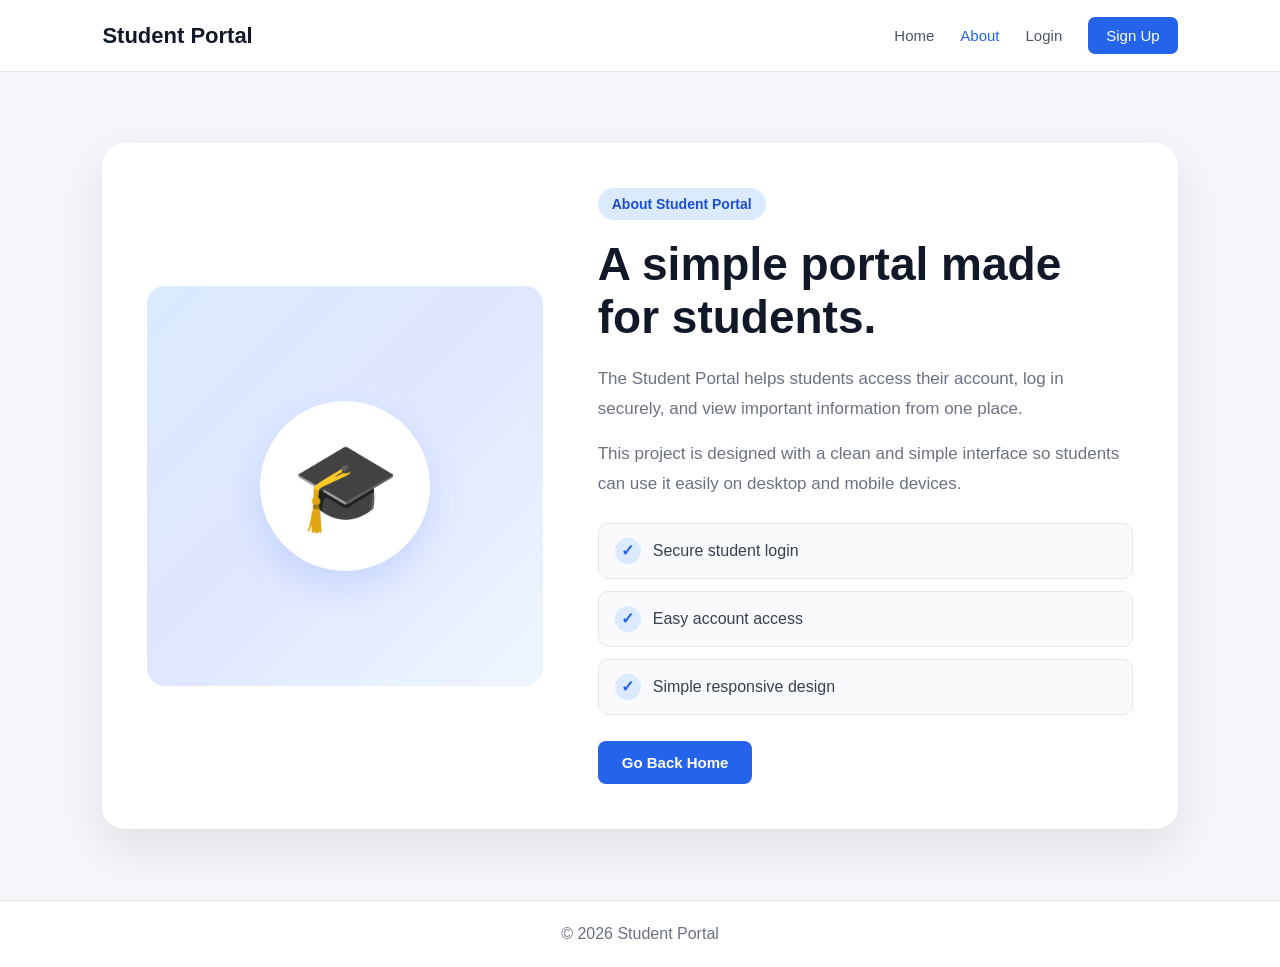
<file: aboutpage.html>
<!DOCTYPE html>
<html lang="en">
<head>
    <meta charset="UTF-8">

    <meta
        name="viewport"
        content="width=device-width, initial-scale=1.0"
    >

    <title>About | Student Portal</title>

    <link rel="stylesheet" href="style.css">
     <link rel="stylesheet" href="aboutpage.css">
</head>

<body>

    <header class="navbar">
        <a href="home.html" class="logo">
            Student Portal
        </a>

        <nav class="nav-links">
            <a href="home.html">Home</a>
            <a href="aboutpage.html" class="active">About</a>
            <a href="login.html">Login</a>
            <a href="signup.html" class="signup-link">
                Sign Up
            </a>
        </nav>
    </header>

    <main class="about-page">
    <div class="about-container">

        <div class="about-image">
            <div class="about-illustration">🎓</div>
        </div>

        <div class="about-content">
            <span class="about-label">
                About Student Portal
            </span>

            <h1>
                A simple portal made for students.
            </h1>

            <p>
                The Student Portal helps students access their account,
                log in securely, and view important information from one place.
            </p>

            <p>
                This project is designed with a clean and simple interface
                so students can use it easily on desktop and mobile devices.
            </p>

            <div class="about-features">
                <div class="about-feature">
                    <span>✓</span>
                    Secure student login
                </div>

                <div class="about-feature">
                    <span>✓</span>
                    Easy account access
                </div>

                <div class="about-feature">
                    <span>✓</span>
                    Simple responsive design
                </div>
            </div>

            <a href="home.html" class="primary-button about-button">
                Go Back Home
            </a>
        </div>

    </div>
</main>

    <footer>
        <p>© 2026 Student Portal</p>
    </footer>

</body>
</html>
</file>
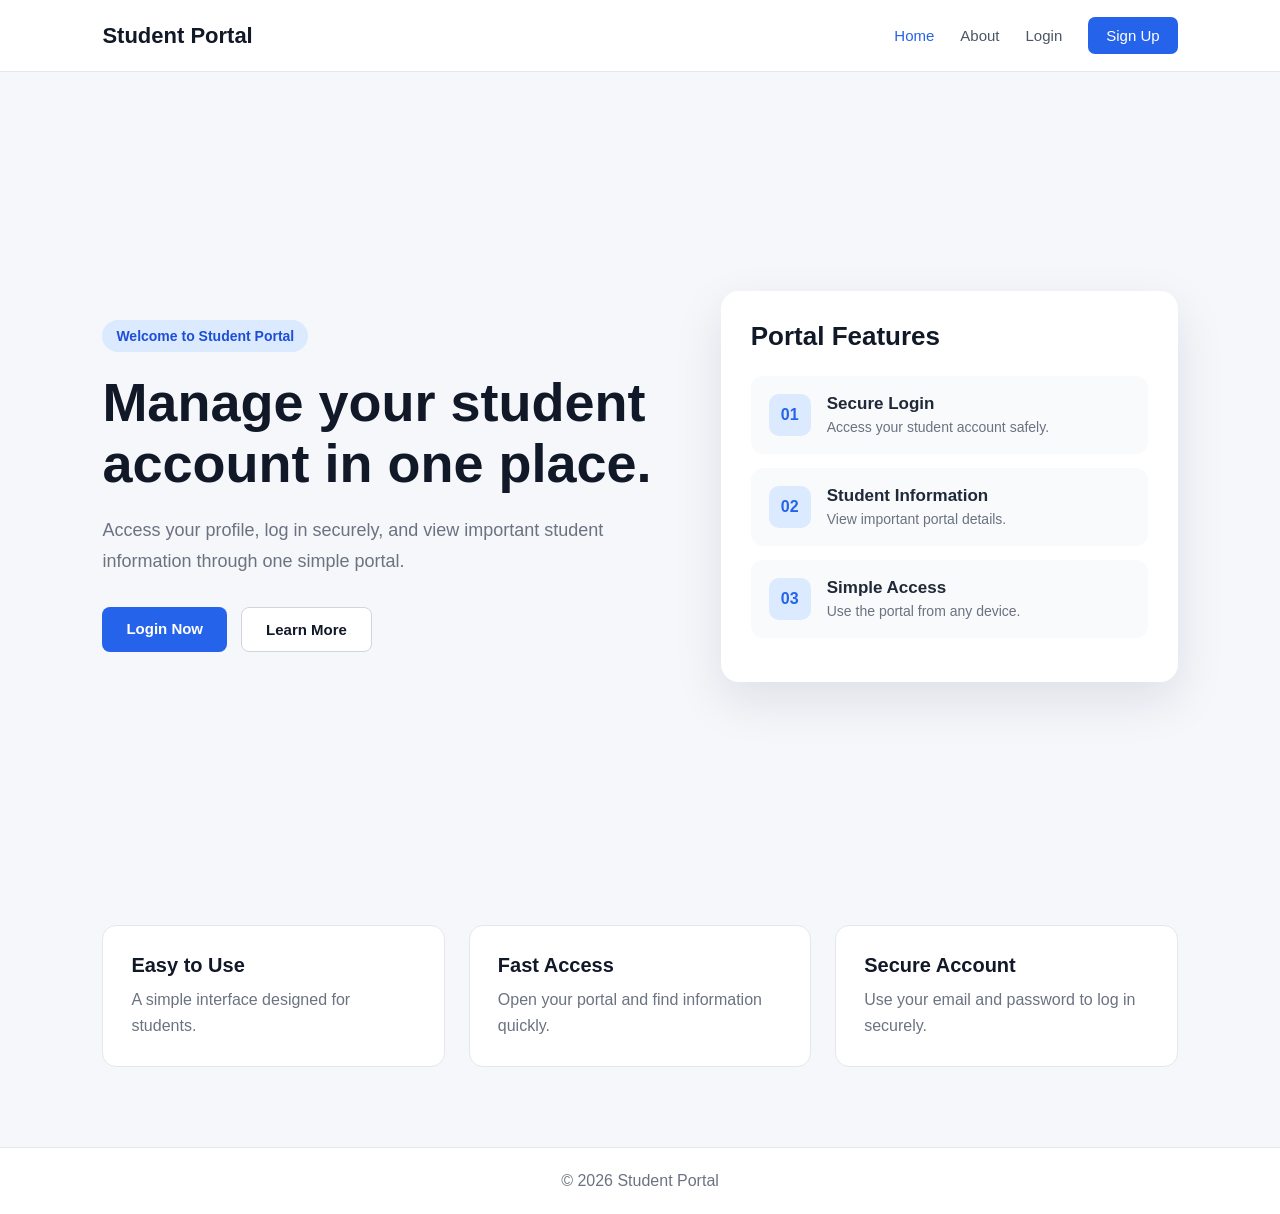
<file: home.html>
<!DOCTYPE html>
<html lang="en">
<head>
    <meta charset="UTF-8">

    <meta
        name="viewport"
        content="width=device-width, initial-scale=1.0"
    >

    <title>Home | Student Portal</title>

    <link rel="stylesheet" href="style.css">
</head>

<body>

    <header class="navbar">
        <a href="home.html" class="logo">
            Student Portal
        </a>

        <nav class="nav-links">
            <a href="home.html" class="active">Home</a>
            <a href="aboutpage.html">About</a>
            <a href="login.html">Login</a>

            <!-- This will work after signup.html is pulled -->
            <a href="signup.html" class="signup-link">
                Sign Up
            </a>
        </nav>
    </header>

    <main class="home-page">

        <section class="home-content">
            <span class="home-label">
                Welcome to Student Portal
            </span>

            <h1>
                Manage your student account in one place.
            </h1>

            <p>
                Access your profile, log in securely, and view
                important student information through one simple portal.
            </p>

            <div class="home-buttons">
                <a href="login.html" class="primary-button">
                    Login Now
                </a>

                <a href="aboutpage.html" class="secondary-button">
                    Learn More
                </a>
            </div>
        </section>

        <section class="portal-card">
            <h2>Portal Features</h2>

            <div class="portal-item">
                <span>01</span>

                <div>
                    <h3>Secure Login</h3>
                    <p>Access your student account safely.</p>
                </div>
            </div>

            <div class="portal-item">
                <span>02</span>

                <div>
                    <h3>Student Information</h3>
                    <p>View important portal details.</p>
                </div>
            </div>

            <div class="portal-item">
                <span>03</span>

                <div>
                    <h3>Simple Access</h3>
                    <p>Use the portal from any device.</p>
                </div>
            </div>
        </section>

    </main>

    <section class="info-section">

        <div class="info-card">
            <h3>Easy to Use</h3>

            <p>
                A simple interface designed for students.
            </p>
        </div>

        <div class="info-card">
            <h3>Fast Access</h3>

            <p>
                Open your portal and find information quickly.
            </p>
        </div>

        <div class="info-card">
            <h3>Secure Account</h3>

            <p>
                Use your email and password to log in securely.
            </p>
        </div>

    </section>

    <footer>
        <p>© 2026 Student Portal</p>
    </footer>

</body>
</html>
</file>
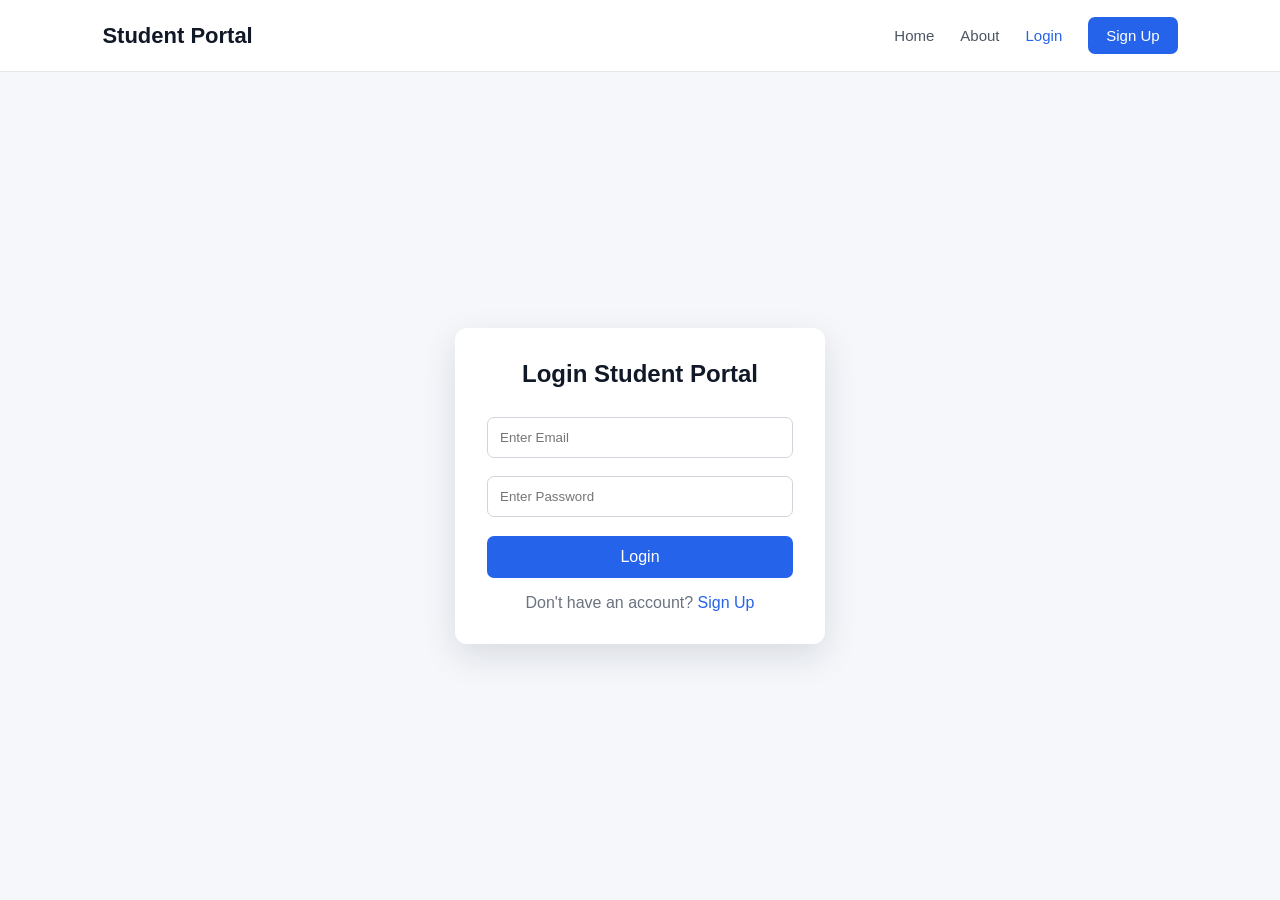
<file: login.html>
<!DOCTYPE html>
<html lang="en">
<head>
    <meta charset="UTF-8">
    <meta
        name="viewport"
        content="width=device-width, initial-scale=1.0"
    >

    <title>Login | Student Portal</title>

    <link rel="stylesheet" href="style.css">
</head>
<script src="script.js"></script>
<body>

    <header class="navbar">
        <a href="home.html" class="logo">
            Student Portal
        </a>

        <nav class="nav-links">
            <a href="home.html">Home</a>
            <a href="aboutpage.html">About</a>
            <a href="login.html" class="active">Login</a>
            <a href="signup.html" class="signup-link">Sign Up</a>
        </nav>
    </header>

    <main class="login-page">
        <div class="login-container">
            <h2>Login Student Portal</h2>

            <form id="loginForm">
    <input
        type="email"
        id="email"
        placeholder="Enter Email"
        required
    >

    <input
        type="password"
        id="password"
        placeholder="Enter Password"
        required
    >

    <button type="submit">Login</button>
</form>

            <p>
                Don't have an account?
                <a href="signup.html">Sign Up</a>
            </p>
        </div>
    </main>

</body>
</html>
</file>
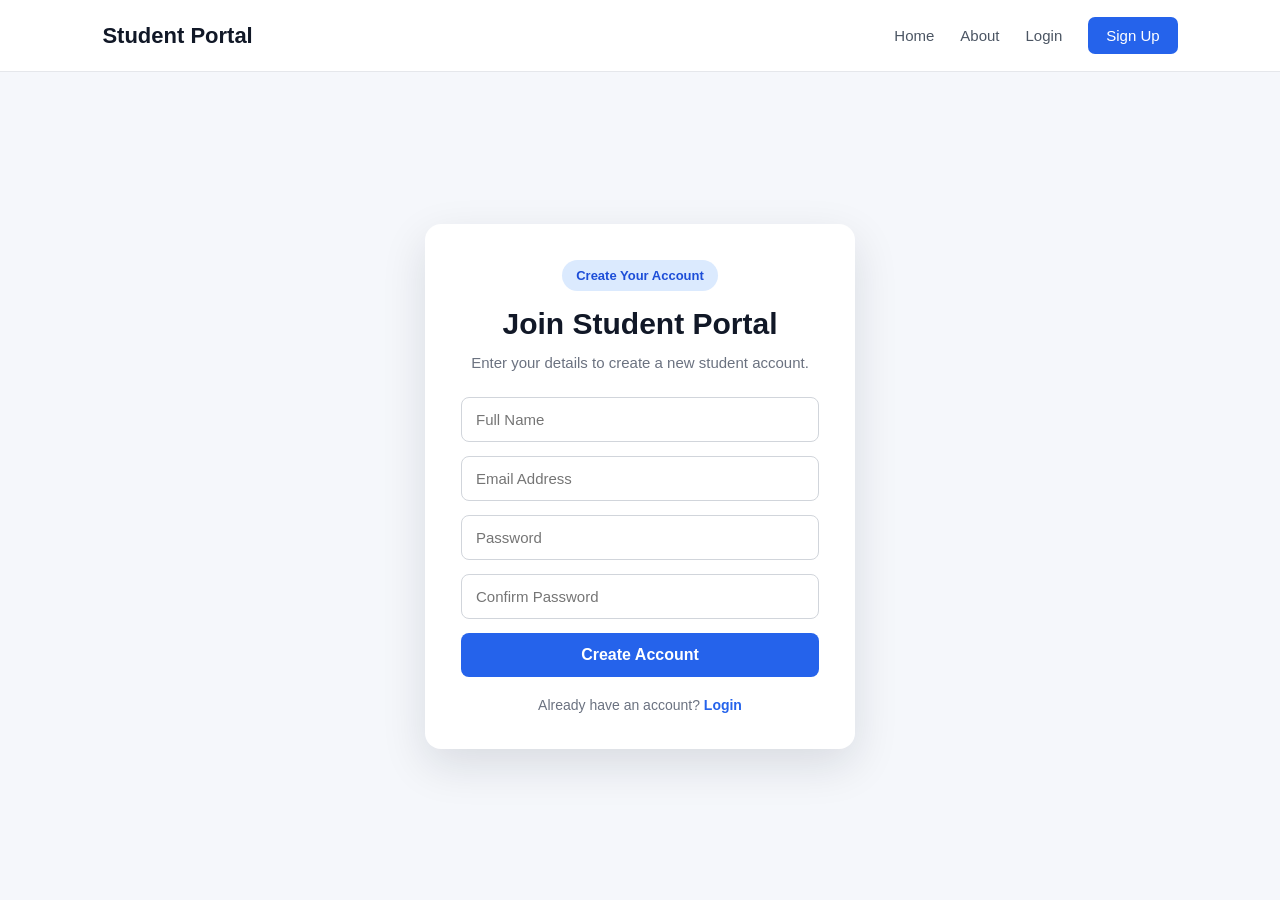
<file: signup.html>
<!DOCTYPE html>
<html lang="en">
<head>
    <meta charset="UTF-8">

    <meta
        name="viewport"
        content="width=device-width, initial-scale=1.0"
    >

    <title>Sign Up | Student Portal</title>

    <link rel="stylesheet" href="signup.css">
    <link rel="stylesheet" href="style.css">
</head>

<body>

    <header class="navbar">
        <a href="home.html" class="logo">
            Student Portal
        </a>

        <nav class="nav-links">
            <a href="home.html">Home</a>
            <a href="aboutpage.html">About</a>
            <a href="login.html">Login</a>
            <a href="signup.html" class="signup-link active">
                Sign Up
            </a>
        </nav>
    </header>

    <main class="signup-page">
        <div class="signup-container">

            <span class="form-label">
                Create Your Account
            </span>

            <h2>Join Student Portal</h2>

            <p class="form-description">
                Enter your details to create a new student account.
            </p>

            <form id="signupForm">

                <input
                    type="text"
                    id="fullName"
                    placeholder="Full Name"
                    required
                >

                <input
                    type="email"
                    id="signupEmail"
                    placeholder="Email Address"
                    required
                >

                <input
                    type="password"
                    id="signupPassword"
                    placeholder="Password"
                    required
                >

                <input
                    type="password"
                    id="confirmPassword"
                    placeholder="Confirm Password"
                    required
                >

                <button type="submit">
                    Create Account
                </button>

            </form>

            <p class="form-footer-text">
                Already have an account?
                <a href="login.html">Login</a>
            </p>

        </div>
    </main>

    <script src="script.js"></script>

</body>
</html>
</file>
<file: style.css>
* {
    margin: 0;
    padding: 0;
    box-sizing: border-box;
    font-family: Arial, sans-serif;
}

body {
    background: #f5f7fb;
    color: #1f2937;
}

a {
    text-decoration: none;
}

/* Navbar */

.navbar {
    width: 100%;
    min-height: 72px;
    padding: 16px 8%;
    display: flex;
    align-items: center;
    justify-content: space-between;
    background: #ffffff;
    border-bottom: 1px solid #e5e7eb;
}

.logo {
    color: #111827;
    font-size: 22px;
    font-weight: 700;
}

.nav-links {
    display: flex;
    align-items: center;
    gap: 26px;
}

.nav-links a {
    color: #4b5563;
    font-size: 15px;
    font-weight: 500;
}

.nav-links a:hover,
.nav-links .active {
    color: #2563eb;
}

.signup-link {
    padding: 10px 18px;
    background: #2563eb;
    color: #ffffff !important;
    border-radius: 7px;
}

/* Home page */

.home-page {
    min-height: calc(100vh - 72px);
    padding: 70px 8%;
    display: grid;
    grid-template-columns: 1.1fr 0.9fr;
    gap: 60px;
    align-items: center;
}

.home-content {
    max-width: 650px;
}

.home-label {
    display: inline-block;
    margin-bottom: 20px;
    padding: 8px 14px;
    background: #dbeafe;
    color: #1d4ed8;
    border-radius: 30px;
    font-size: 14px;
    font-weight: 600;
}

.home-content h1 {
    margin-bottom: 22px;
    color: #111827;
    font-size: 54px;
    line-height: 1.12;
}

.home-content p {
    margin-bottom: 30px;
    color: #6b7280;
    font-size: 18px;
    line-height: 1.7;
}

.home-buttons {
    display: flex;
    gap: 14px;
}

.primary-button,
.secondary-button {
    display: inline-block;
    padding: 13px 24px;
    border-radius: 8px;
    font-size: 15px;
    font-weight: 600;
}

.primary-button {
    background: #2563eb;
    color: #ffffff;
}

.primary-button:hover {
    background: #1d4ed8;
}

.secondary-button {
    background: #ffffff;
    color: #111827;
    border: 1px solid #d1d5db;
}

.secondary-button:hover {
    background: #f3f4f6;
}

/* Portal card */

.portal-card {
    padding: 30px;
    background: #ffffff;
    border-radius: 18px;
    box-shadow: 0 18px 50px rgba(15, 23, 42, 0.1);
}

.portal-card h2 {
    margin-bottom: 24px;
    color: #111827;
    font-size: 26px;
}

.portal-item {
    margin-bottom: 14px;
    padding: 18px;
    display: flex;
    align-items: center;
    gap: 16px;
    background: #f8fafc;
    border-radius: 12px;
}

.portal-item span {
    width: 42px;
    height: 42px;
    display: flex;
    justify-content: center;
    align-items: center;
    flex-shrink: 0;
    background: #dbeafe;
    color: #2563eb;
    border-radius: 10px;
    font-weight: 700;
}

.portal-item h3 {
    margin-bottom: 5px;
    font-size: 17px;
}

.portal-item p {
    color: #6b7280;
    font-size: 14px;
}

/* Information section */

.info-section {
    padding: 25px 8% 80px;
    display: grid;
    grid-template-columns: repeat(3, 1fr);
    gap: 24px;
}

.info-card {
    padding: 28px;
    background: #ffffff;
    border: 1px solid #e5e7eb;
    border-radius: 14px;
}

.info-card h3 {
    margin-bottom: 10px;
    color: #111827;
    font-size: 20px;
}

.info-card p {
    color: #6b7280;
    line-height: 1.6;
}

/* Login page */

.login-page {
    min-height: calc(100vh - 72px);
    padding: 40px 20px;
    display: flex;
    justify-content: center;
    align-items: center;
}

.login-container {
    width: 370px;
    padding: 32px;
    background: #ffffff;
    border-radius: 12px;
    box-shadow: 0 12px 35px rgba(15, 23, 42, 0.12);
    text-align: center;
}

.login-container h2 {
    margin-bottom: 20px;
    color: #111827;
}

.login-container input {
    width: 100%;
    padding: 12px;
    margin: 9px 0;
    border: 1px solid #d1d5db;
    border-radius: 7px;
    outline: none;
}

.login-container input:focus {
    border-color: #2563eb;
}

.login-container button {
    width: 100%;
    margin-top: 10px;
    padding: 12px;
    background: #2563eb;
    color: #ffffff;
    border: none;
    border-radius: 7px;
    cursor: pointer;
    font-size: 16px;
}

.login-container button:hover {
    background: #1d4ed8;
}

.login-container p {
    margin-top: 16px;
    color: #6b7280;
}

.login-container a {
    color: #2563eb;
}

/* About page */

.about-page {
    min-height: calc(100vh - 72px);
    padding: 70px 8%;
    display: flex;
    justify-content: center;
    align-items: center;
}

.about-container {
    max-width: 900px;
    padding: 45px;
    background: #ffffff;
    border-radius: 16px;
    box-shadow: 0 16px 45px rgba(15, 23, 42, 0.1);
}

.about-container h1 {
    margin-bottom: 20px;
    color: #111827;
    font-size: 42px;
}

.about-container p {
    margin-bottom: 16px;
    color: #6b7280;
    font-size: 17px;
    line-height: 1.8;
}

/* Footer */

footer {
    padding: 24px;
    background: #ffffff;
    border-top: 1px solid #e5e7eb;
    text-align: center;
    color: #6b7280;
}

/* Responsive */

@media (max-width: 850px) {
    .home-page {
        grid-template-columns: 1fr;
        gap: 40px;
    }

    .home-content h1 {
        font-size: 42px;
    }

    .info-section {
        grid-template-columns: 1fr;
    }
}

@media (max-width: 600px) {
    .navbar {
        flex-direction: column;
        gap: 15px;
    }

    .nav-links {
        flex-wrap: wrap;
        justify-content: center;
        gap: 15px;
    }

    .home-page {
        padding: 50px 5%;
    }

    .home-content h1 {
        font-size: 34px;
    }

    .home-buttons {
        flex-direction: column;
    }

    .primary-button,
    .secondary-button {
        text-align: center;
    }
}
</file>
<file: aboutpage.css>
/* About page */

.about-page {
    min-height: calc(100vh - 72px);
    padding: 60px 8%;
    display: flex;
    justify-content: center;
    align-items: center;
}

.about-container {
    width: 100%;
    max-width: 1100px;
    display: grid;
    grid-template-columns: 0.85fr 1.15fr;
    gap: 55px;
    align-items: center;
    padding: 45px;
    background: #ffffff;
    border-radius: 22px;
    box-shadow: 0 18px 50px rgba(15, 23, 42, 0.1);
}

.about-image {
    min-height: 400px;
    display: flex;
    justify-content: center;
    align-items: center;
    border-radius: 18px;
    background: linear-gradient(
        135deg,
        #dbeafe 0%,
        #e0e7ff 50%,
        #eff6ff 100%
    );
}

.about-illustration {
    width: 170px;
    height: 170px;
    display: flex;
    justify-content: center;
    align-items: center;
    background: #ffffff;
    border-radius: 50%;
    font-size: 86px;
    box-shadow: 0 15px 35px rgba(37, 99, 235, 0.15);
}

.about-label {
    display: inline-block;
    margin-bottom: 18px;
    padding: 8px 14px;
    background: #dbeafe;
    color: #1d4ed8;
    border-radius: 30px;
    font-size: 14px;
    font-weight: 600;
}

.about-content h1 {
    margin-bottom: 20px;
    color: #111827;
    font-size: 46px;
    line-height: 1.15;
}

.about-content p {
    margin-bottom: 16px;
    color: #6b7280;
    font-size: 17px;
    line-height: 1.75;
}

.about-features {
    margin-top: 24px;
    display: grid;
    gap: 12px;
}

.about-feature {
    padding: 14px 16px;
    display: flex;
    align-items: center;
    gap: 12px;
    background: #f8fafc;
    border: 1px solid #e5e7eb;
    border-radius: 10px;
    color: #374151;
    font-weight: 500;
}

.about-feature span {
    width: 26px;
    height: 26px;
    display: flex;
    justify-content: center;
    align-items: center;
    flex-shrink: 0;
    background: #dbeafe;
    color: #2563eb;
    border-radius: 50%;
    font-weight: bold;
}

.about-button {
    margin-top: 26px;
}

@media (max-width: 850px) {
    .about-container {
        grid-template-columns: 1fr;
        gap: 35px;
        padding: 30px;
    }

    .about-image {
        min-height: 280px;
    }

    .about-content h1 {
        font-size: 36px;
    }
}

@media (max-width: 500px) {
    .about-page {
        padding: 35px 5%;
    }

    .about-container {
        padding: 22px;
    }

    .about-content h1 {
        font-size: 31px;
    }
}
</file>
<file: signup.css>
/* Signup page */

.signup-page {
    min-height: calc(100vh - 72px);
    padding: 50px 20px;
    display: flex;
    justify-content: center;
    align-items: center;
}

.signup-container {
    width: 100%;
    max-width: 430px;
    padding: 36px;
    background: #ffffff;
    border-radius: 16px;
    box-shadow: 0 16px 45px rgba(15, 23, 42, 0.12);
    text-align: center;
}

.form-label {
    display: inline-block;
    margin-bottom: 16px;
    padding: 8px 14px;
    background: #dbeafe;
    color: #1d4ed8;
    border-radius: 30px;
    font-size: 13px;
    font-weight: 600;
}

.signup-container h2 {
    margin-bottom: 10px;
    color: #111827;
    font-size: 30px;
}

.form-description {
    margin-bottom: 22px;
    color: #6b7280;
    font-size: 15px;
    line-height: 1.6;
}

.signup-container form {
    display: grid;
    gap: 14px;
}

.signup-container input {
    width: 100%;
    padding: 13px 14px;
    border: 1px solid #d1d5db;
    border-radius: 8px;
    outline: none;
    font-size: 15px;
}

.signup-container input:focus {
    border-color: #2563eb;
    box-shadow: 0 0 0 3px rgba(37, 99, 235, 0.1);
}

.signup-container button {
    width: 100%;
    padding: 13px;
    background: #2563eb;
    color: #ffffff;
    border: none;
    border-radius: 8px;
    cursor: pointer;
    font-size: 16px;
    font-weight: 600;
}

.signup-container button:hover {
    background: #1d4ed8;
}

.form-footer-text {
    margin-top: 20px;
    color: #6b7280;
    font-size: 14px;
}

.form-footer-text a {
    color: #2563eb;
    font-weight: 600;
}
</file>
